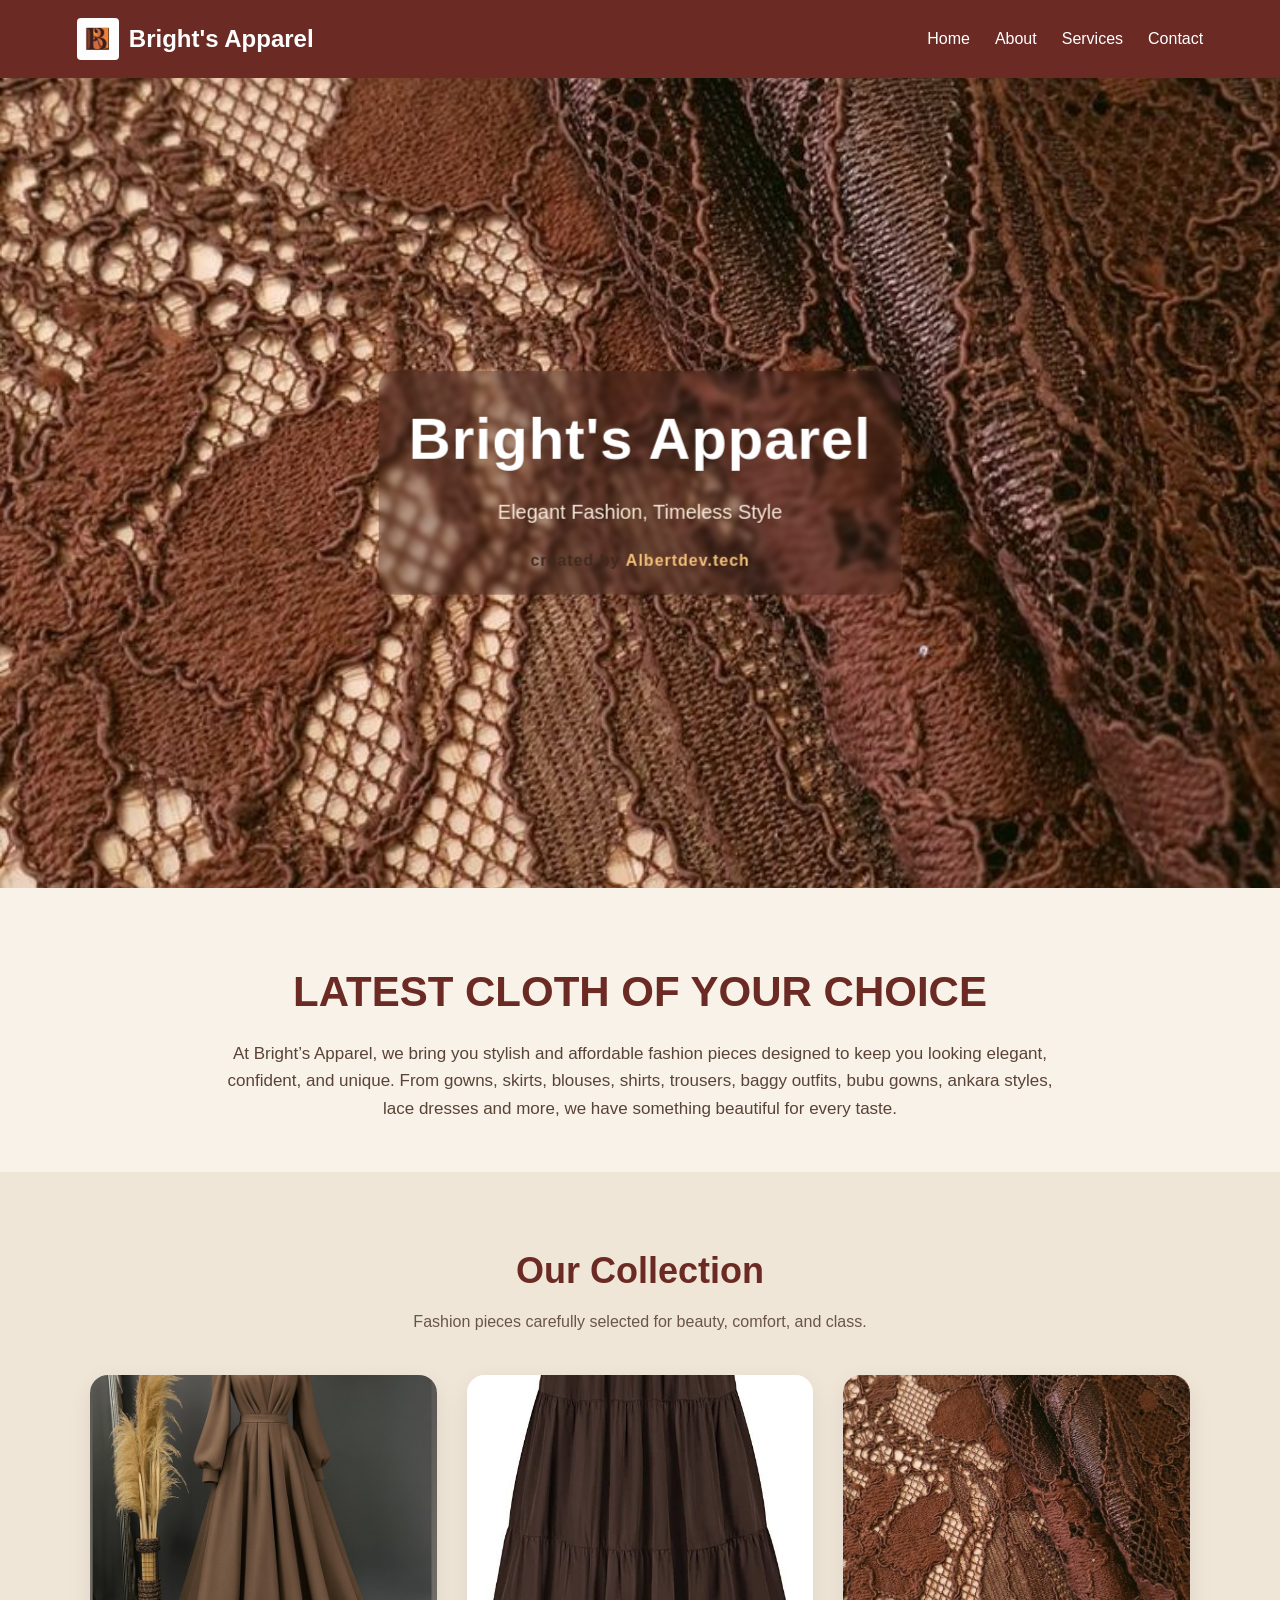
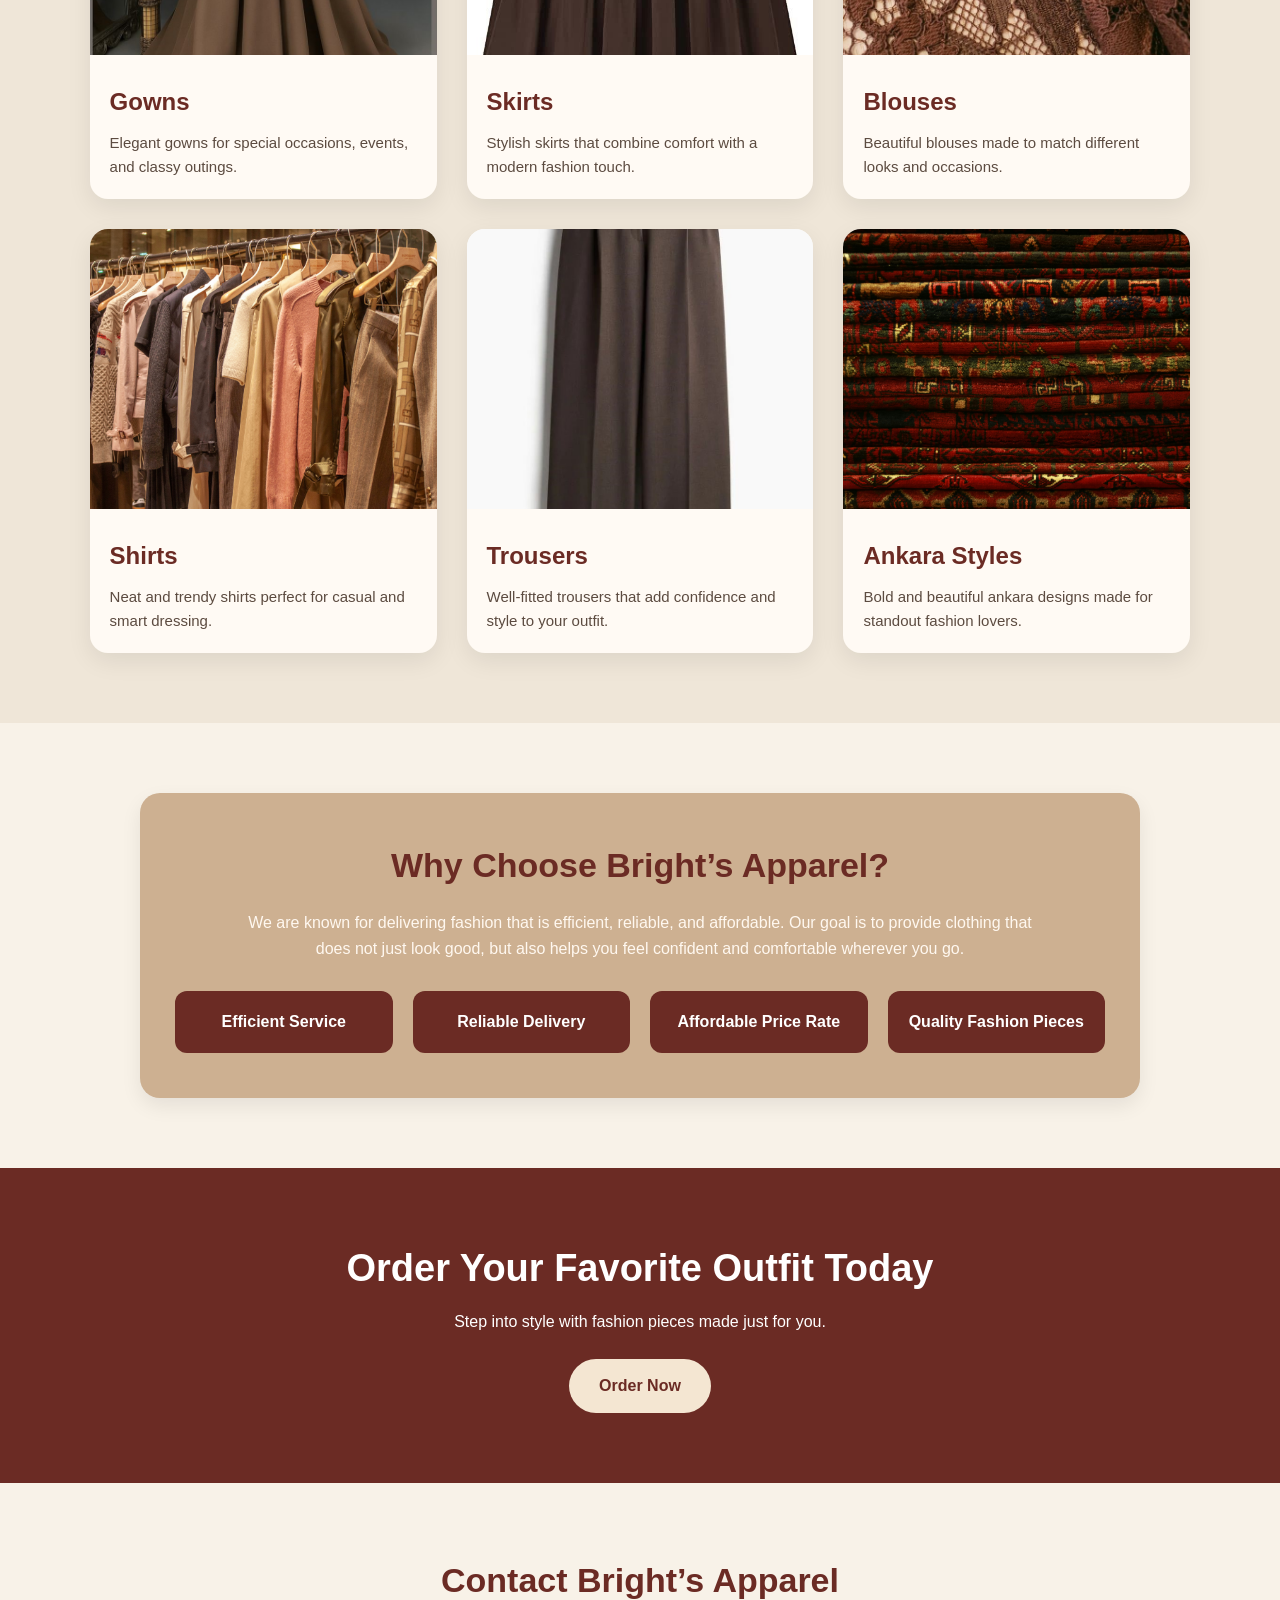
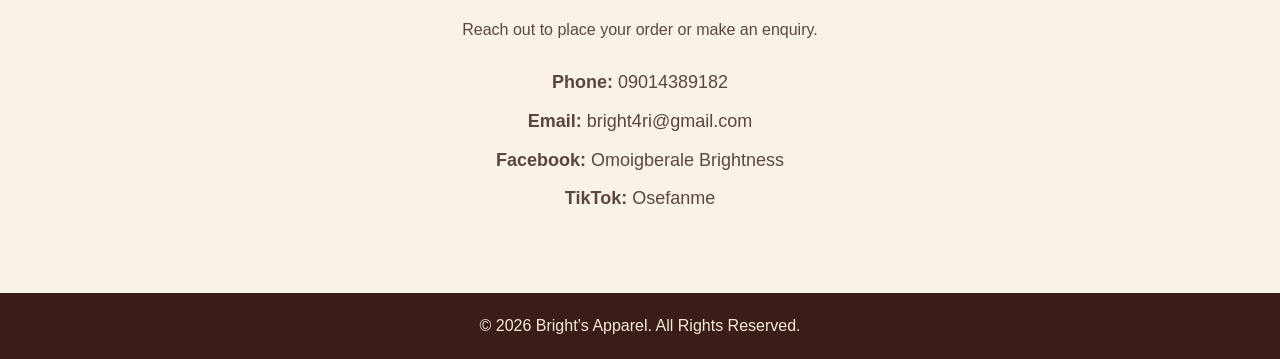
<file: index.html>
<!DOCTYPE html>
<html lang="en">
<head>
  <meta charset="UTF-8">
  <meta name="viewport" content="width=device-width, initial-scale=1.0">
  <title>Bright's Apparel</title>
  <link rel="stylesheet" href="style.css">
</head>
<body>

  <!-- NAVBAR -->
  <nav class="navbar">
    <div class="logo">
      <img src="logo3.png" alt="Bright's Apparel Logo">
      <span>Bright's Apparel</span>
    </div>

    <div class="menu-toggle" id="menu-toggle">
      &#9776;
    </div>

   <ul class="nav-links" id="nav-links">
  <li><a href="index.html">Home</a></li>
  <li><a href="about.html">About</a></li>
  <li><a href="services.html">Services</a></li>
  <li><a href="contact.html">Contact</a></li>
</ul>
  </nav>

  <!-- HERO -->
 <section class="hero">
  <img src="hero.jpg" alt="Bright's Apparel Hero Banner">

  <div class="hero-overlay">
    <h1 class="hero-title">Bright's Apparel</h1>
    <p class="hero-subtitle">Elegant Fashion, Timeless Style</p>
    <div class="created-by">
  created by <span>Albertdev.tech</span>
</div>
  </div>
</section>

  <!-- INTRO -->
  <section class="intro">
    <h1>Latest Cloth of Your Choice</h1>
    <p>
      At Bright’s Apparel, we bring you stylish and affordable fashion pieces
      designed to keep you looking elegant, confident, and unique. From gowns,
      skirts, blouses, shirts, trousers, baggy outfits, bubu gowns, ankara
      styles, lace dresses and more, we have something beautiful for every taste.
    </p>
  </section>

  <!-- COLLECTION -->
  <section class="collection" id="collection">
    <div class="section-header">
      <h2>Our Collection</h2>
      <p>Fashion pieces carefully selected for beauty, comfort, and class.</p>
    </div>

    <div class="card-container">
      <div class="card">
        <img src="gown.jpg" alt="Gown">
        <div class="card-content">
          <h3>Gowns</h3>
          <p>Elegant gowns for special occasions, events, and classy outings.</p>
        </div>
      </div>

      <div class="card">
        <img src="skirt.jpg" alt="Skirt">
        <div class="card-content">
          <h3>Skirts</h3>
          <p>Stylish skirts that combine comfort with a modern fashion touch.</p>
        </div>
      </div>

      <div class="card">
        <img src="blouse.jpg" alt="Blouse">
        <div class="card-content">
          <h3>Blouses</h3>
          <p>Beautiful blouses made to match different looks and occasions.</p>
        </div>
      </div>

      <div class="card">
        <img src="shirt.jpg" alt="Shirt">
        <div class="card-content">
          <h3>Shirts</h3>
          <p>Neat and trendy shirts perfect for casual and smart dressing.</p>
        </div>
      </div>

      <div class="card">
        <img src="trouser.jpg" alt="Trouser">
        <div class="card-content">
          <h3>Trousers</h3>
          <p>Well-fitted trousers that add confidence and style to your outfit.</p>
        </div>
      </div>

      <div class="card">
        <img src="ankara.jpg" alt="Ankara Style">
        <div class="card-content">
          <h3>Ankara Styles</h3>
          <p>Bold and beautiful ankara designs made for standout fashion lovers.</p>
        </div>
      </div>
    </div>
  </section>

  <!-- WHY US -->
  <section class="why-us" id="why-us">
    <div class="why-box">
      <h2>Why Choose Bright’s Apparel?</h2>
      <p>
        We are known for delivering fashion that is efficient, reliable, and
        affordable. Our goal is to provide clothing that does not just look good,
        but also helps you feel confident and comfortable wherever you go.
      </p>

      <div class="why-points">
        <div class="point">Efficient Service</div>
        <div class="point">Reliable Delivery</div>
        <div class="point">Affordable Price Rate</div>
        <div class="point">Quality Fashion Pieces</div>
      </div>
    </div>
  </section>

  <!-- CTA -->
  <section class="cta">
    <h2>Order Your Favorite Outfit Today</h2>
    <p>Step into style with fashion pieces made just for you.</p>
    <a href="#contact" class="btn">Order Now</a>
  </section>

  <!-- CONTACT -->
  <section class="contact" id="contact">
    <h2>Contact Bright’s Apparel</h2>
    <p>Reach out to place your order or make an enquiry.</p>

    <div class="contact-info">
      <p><strong>Phone:</strong> 09014389182</p>
      <p><strong>Email:</strong> bright4ri@gmail.com</p>
      <p><strong>Facebook:</strong> Omoigberale Brightness</p>
      <p><strong>TikTok:</strong> Osefanme</p>
    </div>
  </section>

  <!-- FOOTER -->
  <footer class="footer">
    <p>© 2026 Bright’s Apparel. All Rights Reserved.</p>
  </footer>

  <script>
    const menuToggle = document.getElementById("menu-toggle");
    const navLinks = document.getElementById("nav-links");

    menuToggle.addEventListener("click", () => {
      navLinks.classList.toggle("active");
    });
  </script>

</body>

</html>
</file>
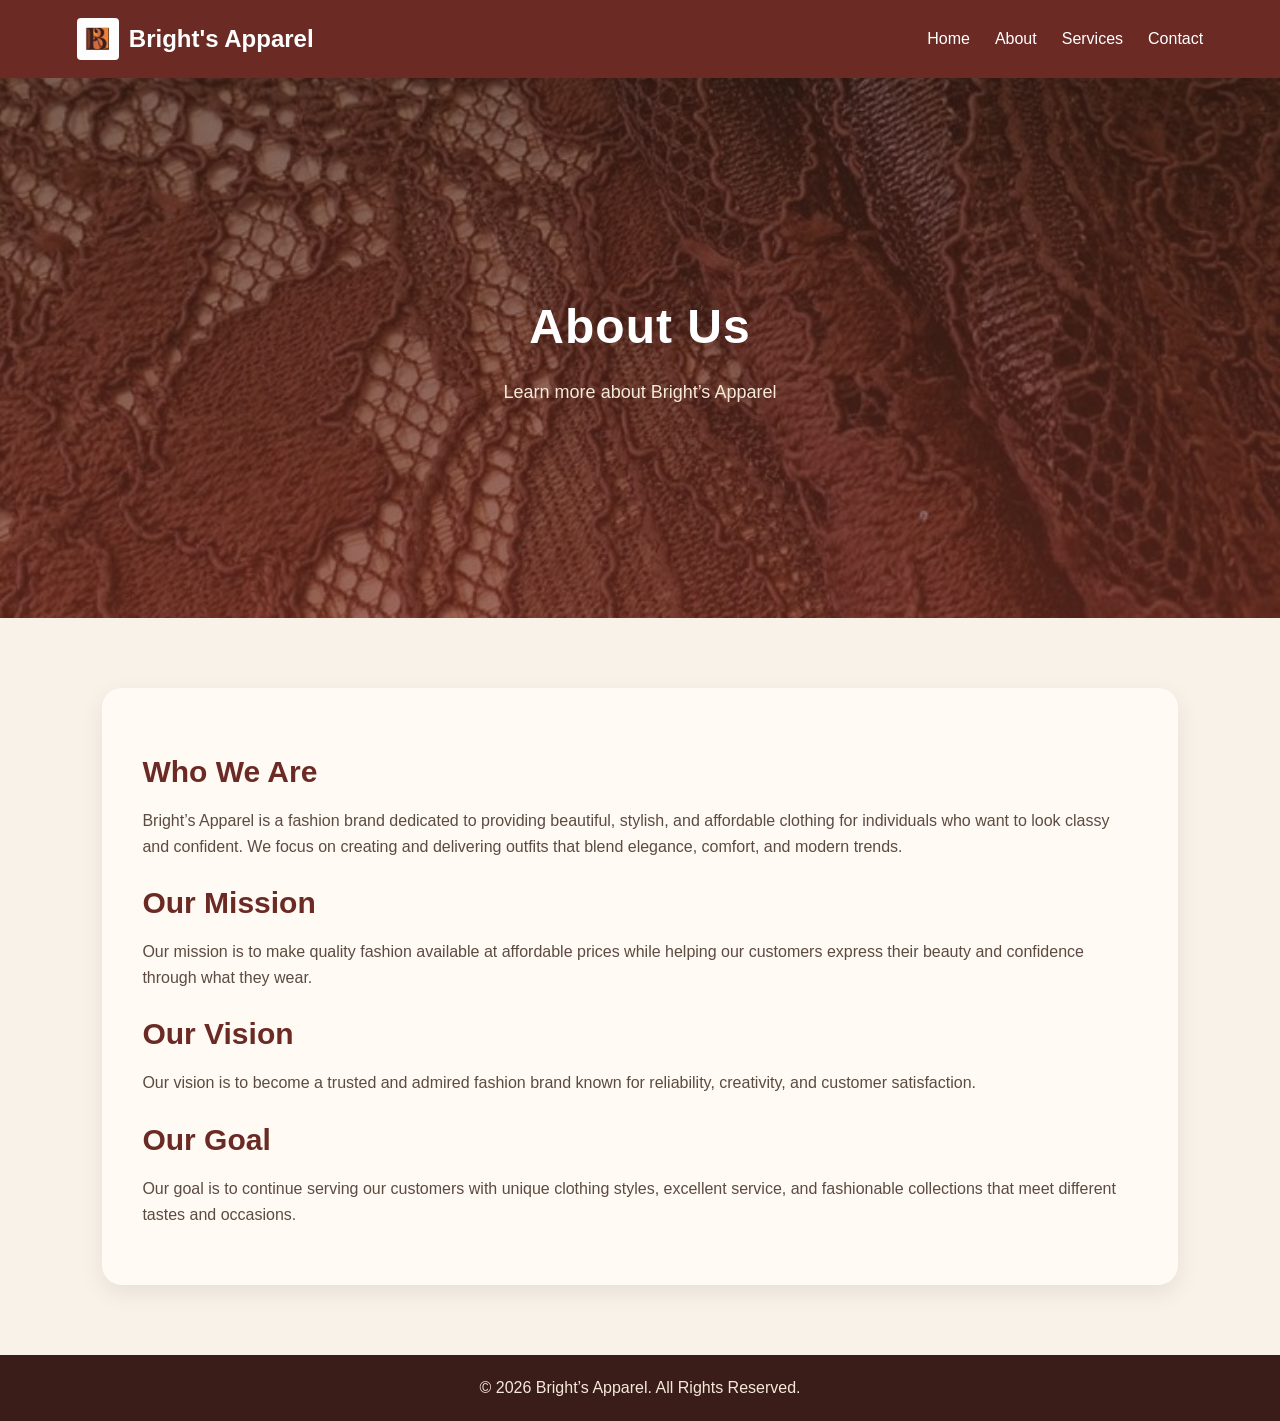
<file: about.html>
<!DOCTYPE html>
<html lang="en">
<head>
  <meta charset="UTF-8">
  <meta name="viewport" content="width=device-width, initial-scale=1.0">
  <title>About | Bright's Apparel</title>
  <link rel="stylesheet" href="style.css">
</head>
<body>

  <nav class="navbar">
    <div class="logo">
      <img src="logo3.png" alt="Bright's Apparel Logo">
      <span>Bright's Apparel</span>
    </div>

    <div class="menu-toggle" id="menu-toggle">
      &#9776;
    </div>

    <ul class="nav-links" id="nav-links">
      <li><a href="index.html">Home</a></li>
      <li><a href="about.html">About</a></li>
      <li><a href="services.html">Services</a></li>
      <li><a href="contact.html">Contact</a></li>
    </ul>
  </nav>

 <section class="page-hero">
  <div class="page-hero-content">
    <h1 class="hero-title">About Us</h1>
    <p class="hero-subtitle">Learn more about Bright’s Apparel</p>
  </div>
</section>

  <section class="page-content">
    <div class="content-box">
      <h2>Who We Are</h2>
      <p>
        Bright’s Apparel is a fashion brand dedicated to providing beautiful,
        stylish, and affordable clothing for individuals who want to look classy
        and confident. We focus on creating and delivering outfits that blend
        elegance, comfort, and modern trends.
      </p>

      <h2>Our Mission</h2>
      <p>
        Our mission is to make quality fashion available at affordable prices
        while helping our customers express their beauty and confidence through
        what they wear.
      </p>

      <h2>Our Vision</h2>
      <p>
        Our vision is to become a trusted and admired fashion brand known for
        reliability, creativity, and customer satisfaction.
      </p>

      <h2>Our Goal</h2>
      <p>
        Our goal is to continue serving our customers with unique clothing
        styles, excellent service, and fashionable collections that meet
        different tastes and occasions.
      </p>
    </div>
  </section>

  <footer class="footer">
    <p>© 2026 Bright’s Apparel. All Rights Reserved.</p>
  </footer>

  <script>
    const menuToggle = document.getElementById("menu-toggle");
    const navLinks = document.getElementById("nav-links");

    menuToggle.addEventListener("click", () => {
      navLinks.classList.toggle("active");
    });
  </script>

</body>

</html>
</file>
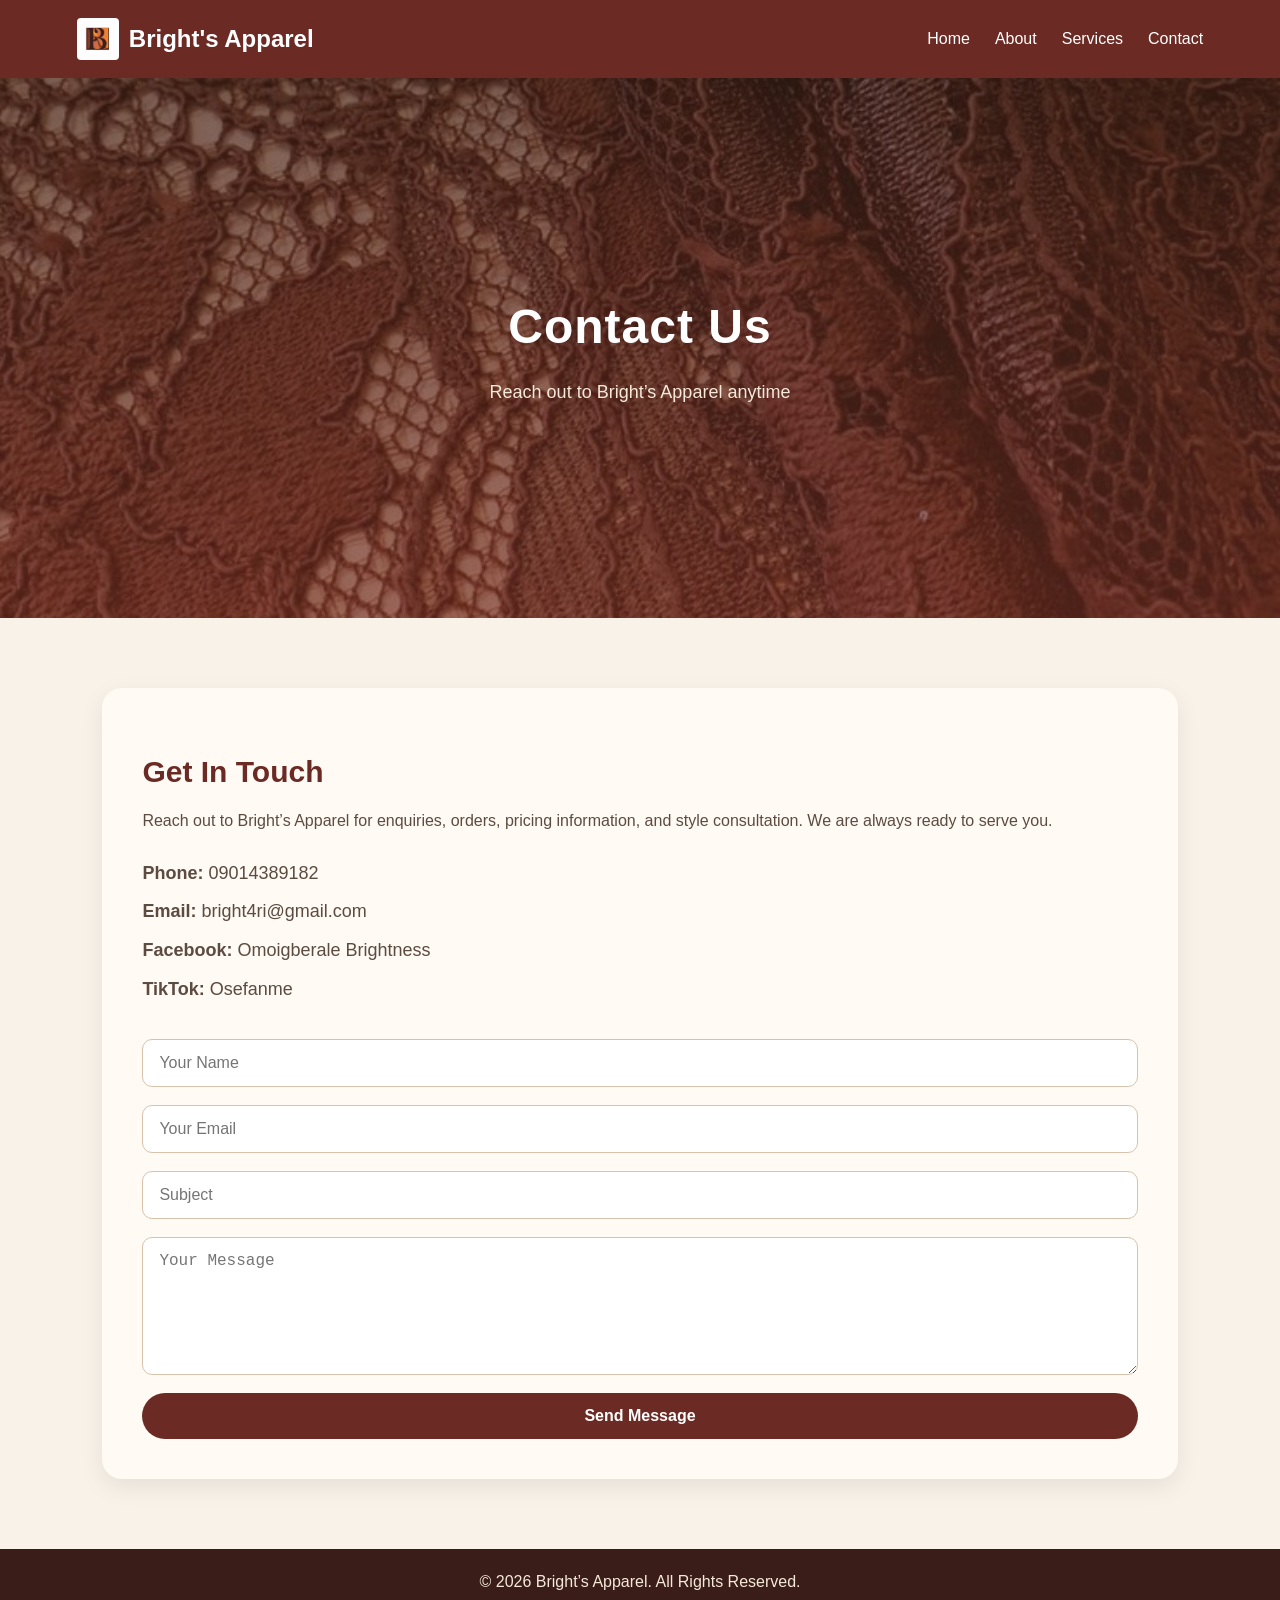
<file: contact.html>
<!DOCTYPE html>
<html lang="en">
<head>
  <meta charset="UTF-8">
  <meta name="viewport" content="width=device-width, initial-scale=1.0">
  <title>Contact | Bright's Apparel</title>
  <link rel="stylesheet" href="style.css">
</head>
<body>

  <nav class="navbar">
    <div class="logo">
      <img src="logo3.png" alt="Bright's Apparel Logo">
      <span>Bright's Apparel</span>
    </div>

    <div class="menu-toggle" id="menu-toggle">
      &#9776;
    </div>

    <ul class="nav-links" id="nav-links">
      <li><a href="index.html">Home</a></li>
      <li><a href="about.html">About</a></li>
      <li><a href="services.html">Services</a></li>
      <li><a href="contact.html">Contact</a></li>
    </ul>
  </nav>

 <section class="page-hero">
  <div class="page-hero-content">
    <h1 class="hero-title">Contact Us</h1>
    <p class="hero-subtitle">Reach out to Bright’s Apparel anytime</p>
  </div>
</section>
  <section class="page-content">
    <div class="content-box">
      <h2>Get In Touch</h2>
      <p>
        Reach out to Bright’s Apparel for enquiries, orders, pricing information,
        and style consultation. We are always ready to serve you.
      </p>

      <div class="contact-details">
        <p><strong>Phone:</strong> 09014389182</p>
        <p><strong>Email:</strong> bright4ri@gmail.com</p>
        <p><strong>Facebook:</strong> Omoigberale Brightness</p>
        <p><strong>TikTok:</strong> Osefanme</p>
      </div>

      <form class="contact-form" action="https://formspree.io/f/xdawoeoy" method="POST">
  <input type="hidden" name="_redirect" value="thankyou.html">

  <input type="text" name="name" placeholder="Your Name" required>
  <input type="email" name="email" placeholder="Your Email" required>
  <input type="text" name="subject" placeholder="Subject" required>
  <textarea name="message" placeholder="Your Message" rows="6" required></textarea>
  <button type="submit">Send Message</button>
</form>
    </div>
  </section>

  <footer class="footer">
    <p>© 2026 Bright’s Apparel. All Rights Reserved.</p>
  </footer>

  <script>
    const menuToggle = document.getElementById("menu-toggle");
    const navLinks = document.getElementById("nav-links");

    menuToggle.addEventListener("click", () => {
      navLinks.classList.toggle("active");
    });
  </script>

</body>

</html>
</file>
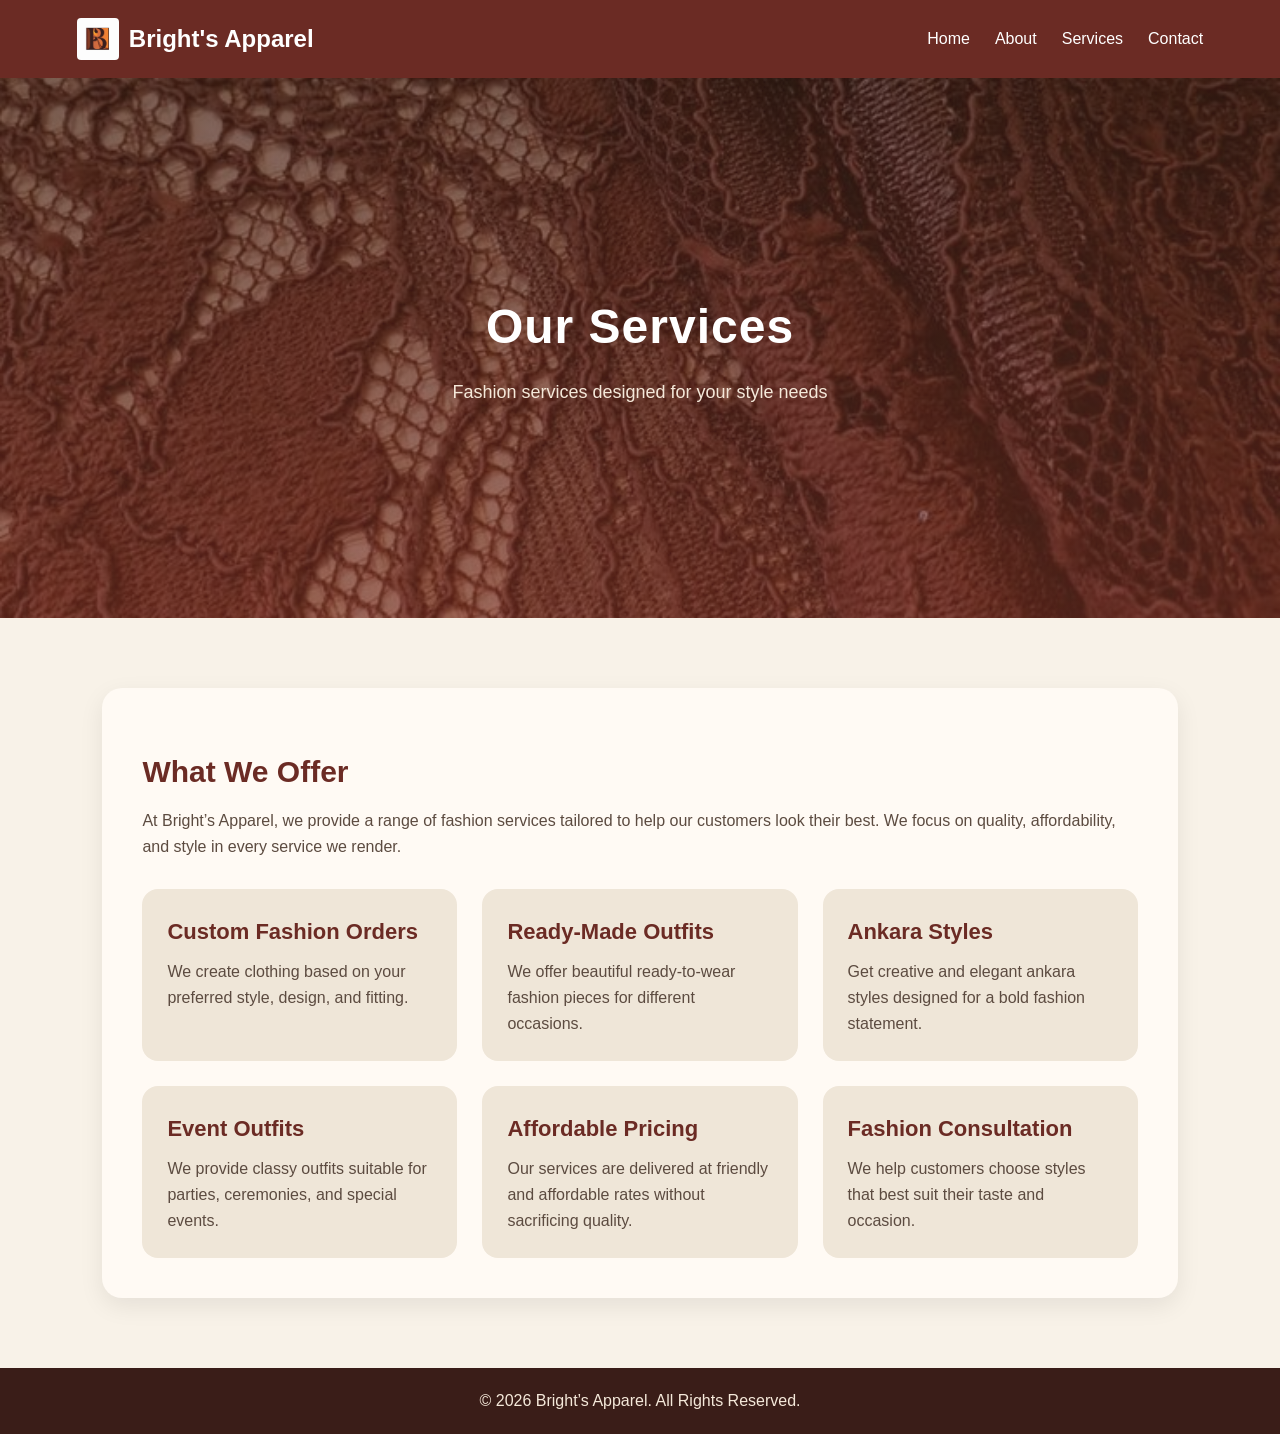
<file: services.html>
<!DOCTYPE html>
<html lang="en">
<head>
  <meta charset="UTF-8">
  <meta name="viewport" content="width=device-width, initial-scale=1.0">
  <title>Services | Bright's Apparel</title>
  <link rel="stylesheet" href="style.css">
</head>
<body>

  <nav class="navbar">
    <div class="logo">
      <img src="logo3.png" alt="Bright's Apparel Logo">
      <span>Bright's Apparel</span>
    </div>

    <div class="menu-toggle" id="menu-toggle">
      &#9776;
    </div>

    <ul class="nav-links" id="nav-links">
      <li><a href="index.html">Home</a></li>
      <li><a href="about.html">About</a></li>
      <li><a href="services.html">Services</a></li>
      <li><a href="contact.html">Contact</a></li>
    </ul>
  </nav>

 <section class="page-hero">
  <div class="page-hero-content">
    <h1 class="hero-title">Our Services</h1>
    <p class="hero-subtitle">Fashion services designed for your style needs</p>
  </div>
</section>
  <section class="page-content">
    <div class="content-box">
      <h2>What We Offer</h2>
      <p>
        At Bright’s Apparel, we provide a range of fashion services tailored to
        help our customers look their best. We focus on quality, affordability,
        and style in every service we render.
      </p>

      <div class="service-grid">
        <div class="service-card">
          <h3>Custom Fashion Orders</h3>
          <p>We create clothing based on your preferred style, design, and fitting.</p>
        </div>

        <div class="service-card">
          <h3>Ready-Made Outfits</h3>
          <p>We offer beautiful ready-to-wear fashion pieces for different occasions.</p>
        </div>

        <div class="service-card">
          <h3>Ankara Styles</h3>
          <p>Get creative and elegant ankara styles designed for a bold fashion statement.</p>
        </div>

        <div class="service-card">
          <h3>Event Outfits</h3>
          <p>We provide classy outfits suitable for parties, ceremonies, and special events.</p>
        </div>

        <div class="service-card">
          <h3>Affordable Pricing</h3>
          <p>Our services are delivered at friendly and affordable rates without sacrificing quality.</p>
        </div>

        <div class="service-card">
          <h3>Fashion Consultation</h3>
          <p>We help customers choose styles that best suit their taste and occasion.</p>
        </div>
      </div>
    </div>
  </section>

  <footer class="footer">
    <p>© 2026 Bright’s Apparel. All Rights Reserved.</p>
  </footer>

  <script>
    const menuToggle = document.getElementById("menu-toggle");
    const navLinks = document.getElementById("nav-links");

    menuToggle.addEventListener("click", () => {
      navLinks.classList.toggle("active");
    });
  </script>

</body>

</html>
</file>
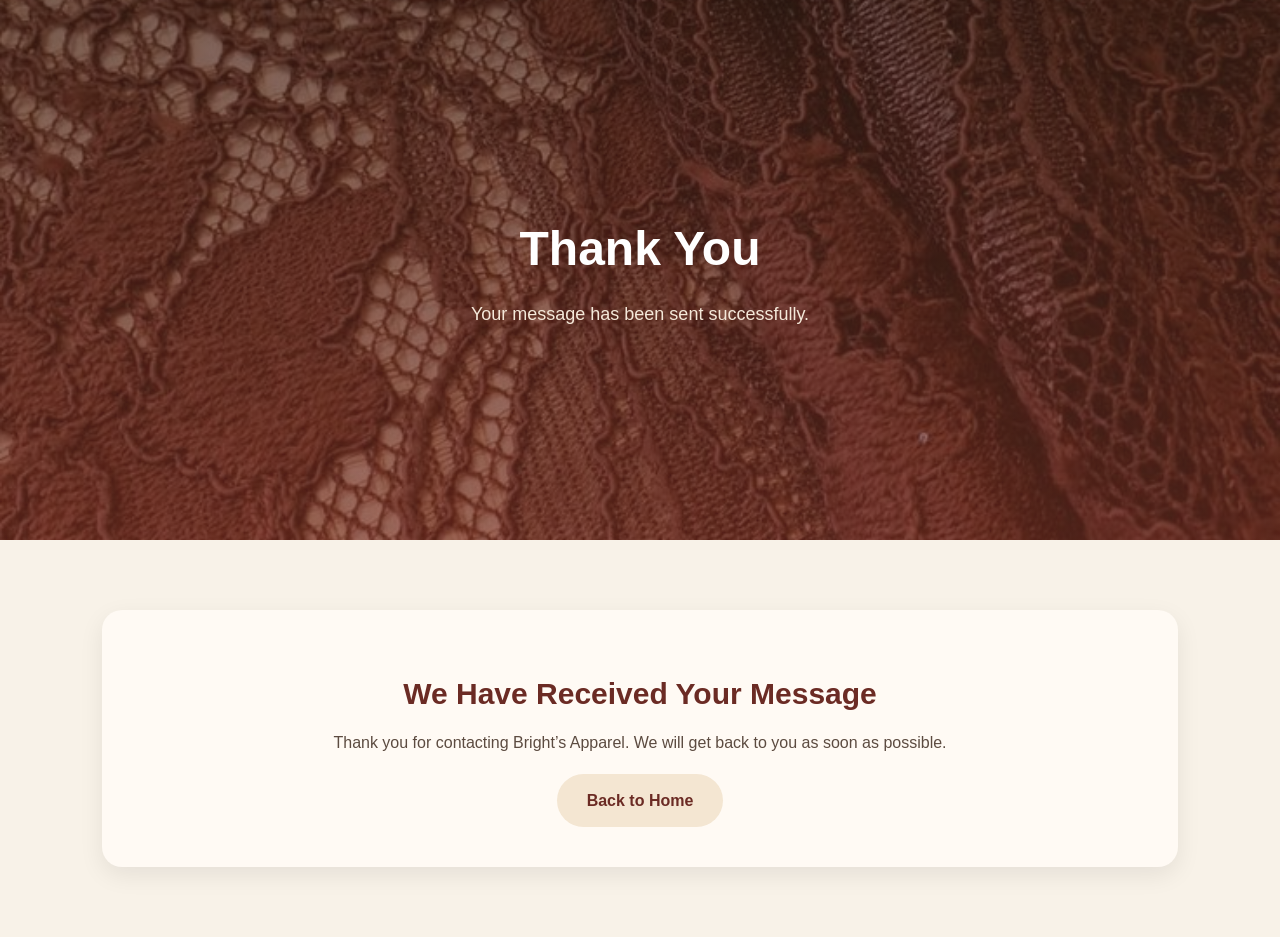
<file: thankyou.html>
<!DOCTYPE html>
<html lang="en">
<head>
  <meta charset="UTF-8">
  <meta name="viewport" content="width=device-width, initial-scale=1.0">
  <title>Thank You | Bright's Apparel</title>
  <link rel="stylesheet" href="style.css">
</head>
<body>

  <section class="page-hero">
    <div class="page-hero-content">
      <h1>Thank You</h1>
      <p>Your message has been sent successfully.</p>
    </div>
  </section>

  <section class="page-content">
    <div class="content-box" style="text-align:center;">
      <h2>We Have Received Your Message</h2>
      <p>Thank you for contacting Bright’s Apparel. We will get back to you as soon as possible.</p>
      <a href="index.html" class="btn">Back to Home</a>
    </div>
  </section>

</body>
</html>
</file>
<file: style.css>
*{
  margin:0;
  padding:0;
  box-sizing:border-box;
}

html{
  scroll-behavior:smooth;
}

body{
  font-family:'Segoe UI', sans-serif;
  background:#f8f2e8;
  color:#3f2a1f;
  line-height:1.6;
}

/* ================= NAVBAR ================= */
.navbar{
  display:flex;
  justify-content:space-between;
  align-items:center;
  padding:18px 6%;
  background:#6b2b24;
  position:sticky;
  top:0;
  z-index:1000;
}

.logo{
  display:flex;
  align-items:center;
  gap:10px;
}

.logo img{
  width:42px;
  height:42px;
  object-fit:cover;
  border-radius:4px;
}

.logo span{
  color:#fff;
  font-size:24px;
  font-weight:700;
}

.nav-links{
  display:flex;
  list-style:none;
  gap:25px;
}

.nav-links a{
  text-decoration:none;
  color:#fff;
  font-weight:500;
  transition:0.3s ease;
}

.nav-links a:hover{
  color:#e8c8a3;
}

.menu-toggle{
  display:none;
  font-size:30px;
  color:#fff;
  cursor:pointer;
}

/* ================= HERO ================= */
/* ================= HERO ================= */
.hero{
  width:100%;
  height:90vh;
  overflow:hidden;
  background:#f8f2e8;
}

.hero img{
  width:100%;
  height:100%;
  object-fit:cover;
  display:block;
}

/* ================= INTRO ================= */
.intro{
  text-align:center;
  padding:70px 10% 50px;
  background:#f8f2e8;
}

.intro h1{
  font-size:42px;
  color:#6b2b24;
  margin-bottom:15px;
  text-transform:uppercase;
}

.intro p{
  max-width:850px;
  margin:0 auto;
  font-size:17px;
  color:#5a4337;
}

/* ================= SECTION HEADER ================= */
.section-header{
  text-align:center;
  margin-bottom:40px;
}

.section-header h2{
  font-size:36px;
  color:#6b2b24;
  margin-bottom:10px;
}

.section-header p{
  color:#6a5649;
  font-size:16px;
}

/* ================= COLLECTION ================= */
.collection{
  padding:70px 7%;
  background:#efe6d8;
}

.card-container{
  display:grid;
  grid-template-columns:repeat(auto-fit, minmax(260px, 1fr));
  gap:30px;
}

.card{
  background:#fffaf4;
  border-radius:18px;
  overflow:hidden;
  box-shadow:0 8px 25px rgba(0,0,0,0.08);
  transition:0.35s ease;
}

.card:hover{
  transform:translateY(-8px);
}

.card img{
  width:100%;
  height:280px;
  object-fit:cover;
}

.card-content{
  padding:20px;
}

.card-content h3{
  color:#6b2b24;
  margin-bottom:10px;
  font-size:24px;
}

.card-content p{
  color:#5c4b40;
  font-size:15px;
}

/* ================= WHY US ================= */
.why-us{
  padding:70px 8%;
  background:#f8f2e8;
}

.why-box{
  max-width:1000px;
  margin:0 auto;
  background:#cdb091;
  padding:45px 35px;
  border-radius:20px;
  box-shadow:0 8px 20px rgba(0,0,0,0.08);
}

.why-box h2{
  text-align:center;
  color:#6b2b24;
  font-size:34px;
  margin-bottom:18px;
}

.why-box p{
  text-align:center;
  max-width:800px;
  margin:0 auto 30px;
  color:#fff8f0;
  font-size:16px;
}

.why-points{
  display:grid;
  grid-template-columns:repeat(auto-fit, minmax(200px, 1fr));
  gap:20px;
}

.point{
  background:#6b2b24;
  color:#fff;
  padding:18px;
  text-align:center;
  border-radius:12px;
  font-weight:600;
}

/* ================= CTA ================= */
.cta{
  text-align:center;
  padding:70px 10%;
  background:#6b2b24;
  color:#fff;
}

.cta h2{
  font-size:38px;
  margin-bottom:10px;
}

.cta p{
  font-size:16px;
  margin-bottom:25px;
}

.btn{
  display:inline-block;
  text-decoration:none;
  background:#f4e6d2;
  color:#6b2b24;
  padding:14px 30px;
  border-radius:40px;
  font-weight:700;
  transition:0.3s ease;
}

.btn:hover{
  background:#ffffff;
  transform:scale(1.05);
}

/* ================= CONTACT ================= */
.contact{
  text-align:center;
  padding:70px 10%;
  background:#f8f2e8;
}

.contact h2{
  font-size:34px;
  color:#6b2b24;
  margin-bottom:10px;
}

.contact p{
  color:#5b473d;
}

.contact-info{
  margin-top:25px;
}

.contact-info p{
  margin:10px 0;
  font-size:18px;
}

/* ================= FOOTER ================= */
.footer{
  background:#3a1d18;
  color:#f5e9da;
  text-align:center;
  padding:20px;
}

/* ================= RESPONSIVE ================= */
@media(max-width:900px){
  .navbar{
    flex-wrap:wrap;
    padding:20px 6%;
  }

  .menu-toggle{
    display:block;
  }

  .nav-links{
    display:none;
    flex-direction:column;
    width:100%;
    background:#6b2b24;
    margin-top:15px;
    padding:15px 0;
    border-top:1px solid rgba(255,255,255,0.15);
  }

  .nav-links.active{
    display:flex;
  }

  .nav-links li{
    text-align:center;
    padding:10px 0;
  }

  .intro h1{
    font-size:32px;
  }

  .section-header h2,
  .why-box h2,
  .cta h2,
  .contact h2{
    font-size:28px;
  }
}

@media(max-width:600px){
  .logo span{
    font-size:20px;
  }

  .intro{
    padding:50px 7% 40px;
  }

  .intro h1{
    font-size:26px;
  }

  .intro p{
    font-size:15px;
  }

  .card img{
    height:230px;
  }

  .card-content h3{
    font-size:21px;
  }

  .contact-info p{
    font-size:16px;
    word-break:break-word;
  }

  .cta h2{
    font-size:24px;
  }
}
/* ================= PAGE HERO ================= */
.page-hero{
  height:60vh;
  background:linear-gradient(rgba(58, 29, 24, 0.65), rgba(107, 43, 36, 0.65)),
  url("hero.jpg") center/cover no-repeat;
  display:flex;
  align-items:center;
  justify-content:center;
  text-align:center;
  padding:20px;
}

.page-hero-content h1{
  color:#fff;
  font-size:48px;
  margin-bottom:12px;
}

.page-hero-content p{
  color:#f5e9da;
  font-size:18px;
  max-width:700px;
}

/* ================= PAGE CONTENT ================= */
.page-content{
  padding:70px 8%;
  background:#f8f2e8;
}

.content-box{
  max-width:1100px;
  margin:0 auto;
  background:#fffaf4;
  padding:40px;
  border-radius:20px;
  box-shadow:0 8px 25px rgba(0,0,0,0.08);
}

.content-box h2{
  color:#6b2b24;
  font-size:30px;
  margin-bottom:12px;
  margin-top:20px;
}

.content-box p{
  color:#5c4b40;
  margin-bottom:18px;
  font-size:16px;
}

/* ================= SERVICES GRID ================= */
.service-grid{
  display:grid;
  grid-template-columns:repeat(auto-fit, minmax(240px, 1fr));
  gap:25px;
  margin-top:30px;
}

.service-card{
  background:#efe6d8;
  padding:25px;
  border-radius:16px;
  transition:0.3s ease;
}

.service-card:hover{
  transform:translateY(-6px);
}

.service-card h3{
  color:#6b2b24;
  margin-bottom:10px;
  font-size:22px;
}

.service-card p{
  color:#5c4b40;
  margin-bottom:0;
}

/* ================= CONTACT PAGE ================= */
.contact-details{
  margin:25px 0 35px;
}

.contact-details p{
  font-size:18px;
  margin:10px 0;
}

.contact-form{
  display:flex;
  flex-direction:column;
  gap:18px;
  margin-top:20px;
}

.contact-form input,
.contact-form textarea{
  width:100%;
  padding:14px 16px;
  border:1px solid #d8c2ab;
  border-radius:10px;
  outline:none;
  font-size:16px;
  background:#fff;
}

.contact-form input:focus,
.contact-form textarea:focus{
  border-color:#6b2b24;
}

.contact-form button{
  background:#6b2b24;
  color:#fff;
  border:none;
  padding:14px 20px;
  border-radius:40px;
  font-size:16px;
  font-weight:700;
  cursor:pointer;
  transition:0.3s ease;
}

.contact-form button:hover{
  background:#3a1d18;
}

/* ================= RESPONSIVE EXTRA ================= */
@media(max-width:768px){
  .page-hero{
    height:45vh;
  }

  .page-hero-content h1{
    font-size:34px;
  }

  .page-hero-content p{
    font-size:16px;
  }

  .content-box{
    padding:25px;
  }

  .content-box h2{
    font-size:24px;
  }

  .contact-details p{
    font-size:16px;
    word-break:break-word;
  }
}
/* ================= INDEX HERO ================= */
.hero{
  width:100%;
  height:90vh;
  overflow:hidden;
  position:relative;
  background:#f8f2e8;
}

.hero img{
  width:100%;
  height:100%;
  object-fit:cover;
  display:block;
}

.hero-overlay{
  position:absolute;
  top:50%;
  left:50%;
  transform:translate(-50%, -50%);
  text-align:center;
  background:rgba(58, 29, 24, 0.35);
  padding:22px 30px;
  border-radius:16px;
  backdrop-filter:blur(3px);
}

/* ================= HERO TEXT ANIMATION ================= */
.hero-title{
  font-size:58px;
  color:#fff;
  font-weight:800;
  letter-spacing:1px;
  margin-bottom:10px;
  animation:dropDown 1.2s ease-out, floatText 3s ease-in-out infinite 1.2s;
}

.hero-subtitle{
  font-size:20px;
  color:#f5e9da;
  animation:fadeInUp 1.4s ease-out;
}

/* ================= PAGE HERO ================= */
.page-hero{
  height:60vh;
  background:linear-gradient(rgba(58, 29, 24, 0.65), rgba(107, 43, 36, 0.65)),
  url("hero.jpg") center/cover no-repeat;
  display:flex;
  align-items:center;
  justify-content:center;
  text-align:center;
  padding:20px;
}

.page-hero-content{
  text-align:center;
}

/* ================= ANIMATIONS ================= */
@keyframes dropDown{
  0%{
    opacity:0;
    transform:translateY(-120px);
  }
  100%{
    opacity:1;
    transform:translateY(0);
  }
}

@keyframes floatText{
  0%{
    transform:translateY(0);
  }
  50%{
    transform:translateY(-10px);
  }
  100%{
    transform:translateY(0);
  }
}

@keyframes fadeInUp{
  0%{
    opacity:0;
    transform:translateY(25px);
  }
  100%{
    opacity:1;
    transform:translateY(0);
  }
}@media(max-width:768px){
  .hero-title{
    font-size:36px;
  }

  .hero-subtitle{
    font-size:16px;
  }

  .hero-overlay{
    width:85%;
    padding:18px 20px;
  }
}

@media(max-width:480px){
  .hero-title{
    font-size:28px;
  }

  .hero-subtitle{
    font-size:14px;
  }

}
/* ================= ANIMATIONS ================= */
@keyframes dropDown{
  0%{
    opacity:0;
    transform:translateY(-120px);
  }
  100%{
    opacity:1;
    transform:translateY(0);
  }
}

@keyframes floatText{
  0%{
    transform:translateY(0);
  }
  50%{
    transform:translateY(-10px);
  }
  100%{
    transform:translateY(0);
  }
}

@keyframes fadeInUp{
  0%{
    opacity:0;
    transform:translateY(25px);
  }
  100%{
    opacity:1;
    transform:translateY(0);
  }
}@media(max-width:768px){
  .hero-title{
    font-size:36px;
  }

  .hero-subtitle{
    font-size:16px;
  }

  .hero-overlay{
    width:85%;
    padding:18px 20px;
  }
}

@media(max-width:480px){
  .hero-title{
    font-size:28px;
  }

  .hero-subtitle{
    font-size:14px;
  }
}
.created-by{
  font-size: 16px;
  font-weight: 600;
 color: #3f2a1f;
  text-align: center;
  margin-top: 20px;
  animation: floatText 3s ease-in-out infinite;
  letter-spacing: 1px;
}

.created-by span{
  color: #f4c27a;
  display: inline-block;
  animation: glowText 2s ease-in-out infinite alternate;
}

@keyframes floatText{
  0%{
    transform: translateY(0);
    opacity: 0.8;
  }
  50%{
    transform: translateY(-8px);
    opacity: 1;
  }
  100%{
    transform: translateY(0);
    opacity: 0.8;
  }
}

@keyframes glowText{
  0%{
    text-shadow: 0 0 5px rgba(244, 194, 122, 0.4);
  }
  100%{
    text-shadow: 0 0 15px rgba(244, 194, 122, 1),
                 0 0 25px rgba(244, 194, 122, 0.8);
  }
}
</file>
